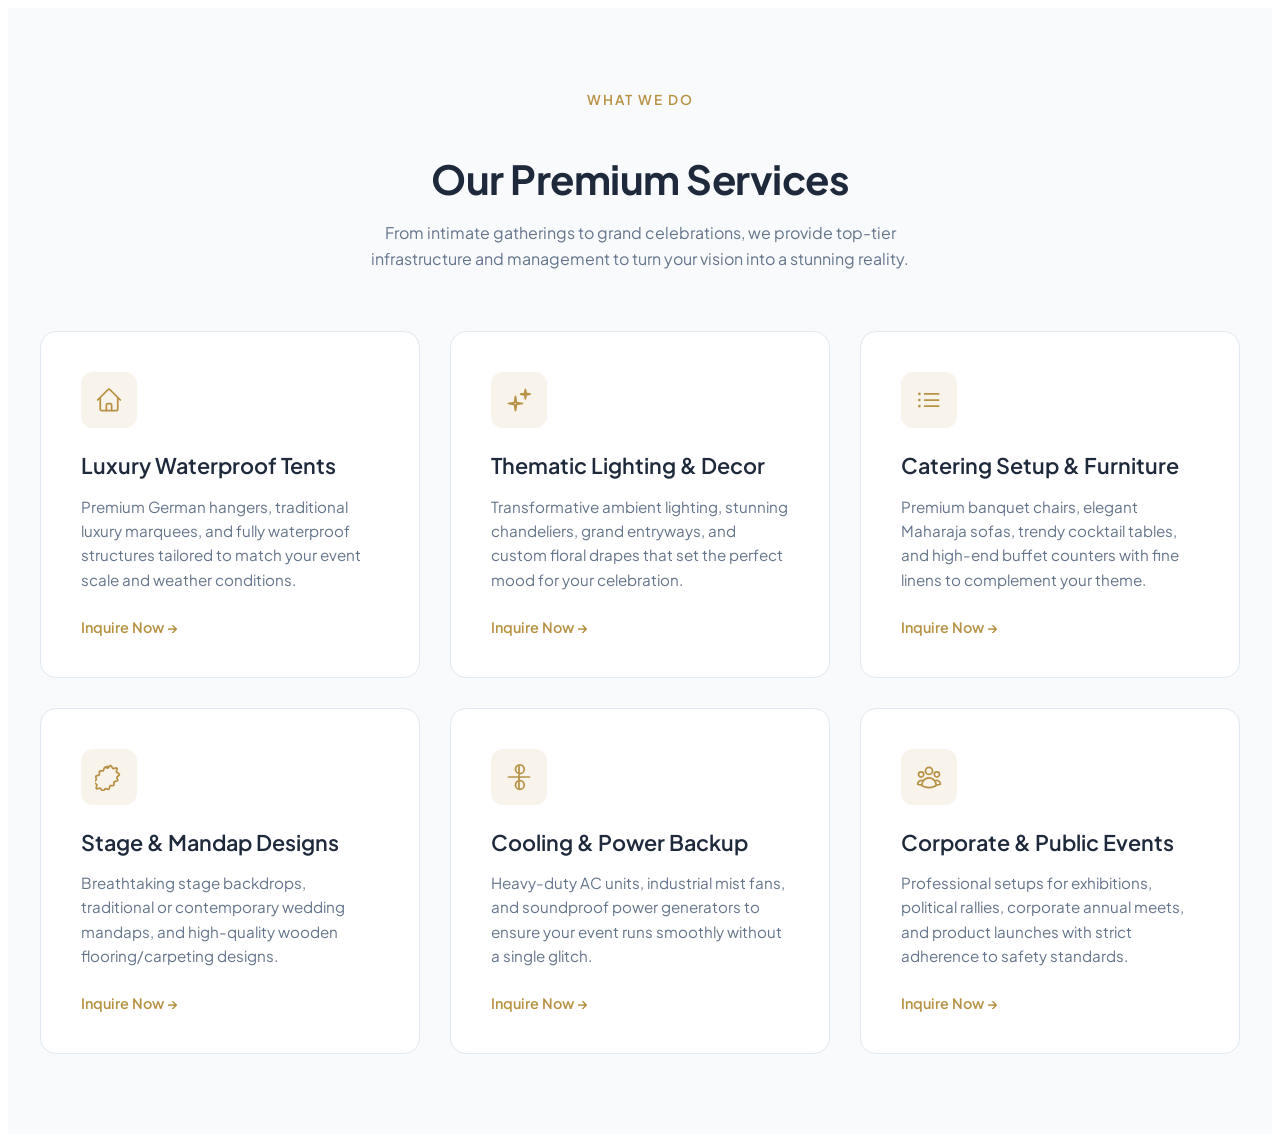
<file: banner.html>
<!DOCTYPE html>
<html lang="en">
<head>
    <meta charset="UTF-8">
    <meta name="viewport" content="width=device-width, initial-scale=1.0">
    <title>Document</title>

    <style>
        /* Google Fonts Import for clean typography */
@import url('https://fonts.googleapis.com/css2?family=Plus+Jakarta+Sans:wght@400;500;600;700&display=swap');

:root {
  --primary-color: #b89244; /* Warm Gold */
  --text-main: #1e293b;     /* Deep Slate */
  --text-muted: #64748b;    /* Cool Gray */
  --bg-light: #f8fafc;      /* Off White */
  --card-bg: #ffffff;
}

.services-section {
  font-family: 'Plus Jakarta Sans', sans-serif;
  background-color: var(--bg-light);
  padding: 80px 20px;
}

.services-container {
  max-width: 1200px;
  margin: 0 auto;
}

.services-header {
  text-align: center;
  max-width: 600px;
  margin: 0 auto 60px auto;
}

.services-header .sub-title {
  color: var(--primary-color);
  font-weight: 600;
  letter-spacing: 2px;
  text-transform: uppercase;
  font-size: 0.85rem;
  display: inline-block;
  margin-bottom: 12px;
}

.services-header h2 {
  font-size: 2.5rem;
  color: var(--text-main);
  font-weight: 700;
  margin-bottom: 16px;
  letter-spacing: -0.5px;
}

.services-header p {
  color: var(--text-muted);
  line-height: 1.6;
}

/* Services Grid Layout */
.services-grid {
  display: grid;
  grid-template-columns: repeat(auto-fit, minmax(350px, 1fr));
  gap: 30px;
}

/* Service Card Design */
.service-card {
  background-color: var(--card-bg);
  border: 1px solid #e2e8f0;
  border-radius: 16px;
  padding: 40px;
  transition: all 0.35s cubic-bezier(0.4, 0, 0.2, 1);
  position: relative;
  overflow: hidden;
}

/* Card Hover Animation */
.service-card:hover {
  transform: translateY(-8px);
  border-color: rgba(184, 146, 68, 0.3);
  box-shadow: 0 20px 25px -5px rgba(0, 0, 0, 0.05), 0 10px 10px -5px rgba(184, 146, 68, 0.02);
}

/* Service Icon Style */
.service-icon {
  width: 56px;
  height: 56px;
  background-color: rgba(184, 146, 68, 0.1);
  color: var(--primary-color);
  border-radius: 12px;
  display: flex;
  align-items: center;
  justify-content: center;
  margin-bottom: 24px;
  transition: all 0.3s ease;
}

.service-icon svg {
  width: 28px;
  height: 28px;
}

.service-card:hover .service-icon {
  background-color: var(--primary-color);
  color: #ffffff;
}

/* Card Typography */
.service-card h3 {
  font-size: 1.35rem;
  color: var(--text-main);
  font-weight: 600;
  margin-bottom: 14px;
}

.service-card p {
  color: var(--text-muted);
  font-size: 0.95rem;
  line-height: 1.6;
  margin-bottom: 24px;
}

/* Interactive Link */
.service-link {
  color: var(--primary-color);
  text-decoration: none;
  font-weight: 600;
  font-size: 0.9rem;
  transition: color 0.2s ease, padding-left 0.2s ease;
  display: inline-block;
}

.service-card:hover .service-link {
  padding-left: 5px;
}

/* Responsive Adjustments */
@media (max-width: 768px) {
  .services-section {
    padding: 60px 15px;
  }
  
  .services-header h2 {
    font-size: 2rem;
  }
  
  .services-grid {
    grid-template-columns: 1fr; /* Switch to full width on mobile screens */
  }
  
  .service-card {
    padding: 30px;
  }
}
    </style>
</head>
<body>
    <section class="services-section">
  <div class="services-container">
    <div class="services-header">
      <span class="sub-title">What We Do</span>
      <h2>Our Premium Services</h2>
      <p>From intimate gatherings to grand celebrations, we provide top-tier infrastructure and management to turn your vision into a stunning reality.</p>
    </div>

    <div class="services-grid">
      <!-- Service 1 -->
      <div class="service-card">
        <div class="service-icon">
          <!-- Elegant Canopy Tent Icon -->
          <svg xmlns="http://www.w3.org/2000/svg" fill="none" viewBox="0 0 24 24" stroke-width="1.5" stroke="currentColor">
            <path stroke-linecap="round" stroke-linejoin="round" d="M2.25 12l8.954-8.955c.44-.439 1.152-.439 1.591 0L21.75 12M4.5 9.75v10.125c0 .621.504 1.125 1.125 1.125H9.75v-4.875c0-.621.504-1.125 1.125-1.125h2.25c.621 0 1.125.504 1.125 1.125V21h4.125c.621 0 1.125-.504 1.125-1.125V9.75M8.25 21h8.25" />
          </svg>
        </div>
        <h3>Luxury Waterproof Tents</h3>
        <p>Premium German hangers, traditional luxury marquees, and fully waterproof structures tailored to match your event scale and weather conditions.</p>
        <a href="#contact" class="service-link">Inquire Now &rarr;</a>
      </div>

      <!-- Service 2 -->
      <div class="service-card">
        <div class="service-icon">
          <!-- Lighting/Sparkle Icon -->
          <svg xmlns="http://www.w3.org/2000/svg" fill="none" viewBox="0 0 24 24" stroke-width="1.5" stroke="currentColor">
            <path stroke-linecap="round" stroke-linejoin="round" d="M9.813 15.904L9 21l-.813-5.096L3 15l5.096-.813L9 9l.813 5.187L15 15l-5.187.813zM18.125 7.625L17.5 11l-.625-3.375L13.5 7l3.375-.625L17.5 3l.625 3.375L21.5 7l-3.375.625z" />
          </svg>
        </div>
        <h3>Thematic Lighting & Decor</h3>
        <p>Transformative ambient lighting, stunning chandeliers, grand entryways, and custom floral drapes that set the perfect mood for your celebration.</p>
        <a href="#contact" class="service-link">Inquire Now &rarr;</a>
      </div>

      <!-- Service 3 -->
      <div class="service-card">
        <div class="service-icon">
          <!-- Fine Dining/Catering Setup Icon -->
          <svg xmlns="http://www.w3.org/2000/svg" fill="none" viewBox="0 0 24 24" stroke-width="1.5" stroke="currentColor">
            <path stroke-linecap="round" stroke-linejoin="round" d="M8.25 6.75h12M8.25 12h12m-12 5.25h12M3.75 6.75h.007v.008H3.75V6.75zm.375 0a.375.375 0 11-.75 0 .375.375 0 01.75 0zM3.75 12h.007v.008H3.75V12zm.375 0a.375.375 0 11-.75 0 .375.375 0 01.75 0zM3.75 17.25h.007v.008H3.75v-.008zm.375 0a.375.375 0 11-.75 0 .375.375 0 01.75 0z" />
          </svg>
        </div>
        <h3>Catering Setup & Furniture</h3>
        <p>Premium banquet chairs, elegant Maharaja sofas, trendy cocktail tables, and high-end buffet counters with fine linens to complement your theme.</p>
        <a href="#contact" class="service-link">Inquire Now &rarr;</a>
      </div>

      <!-- Service 4 -->
      <div class="service-card">
        <div class="service-icon">
          <!-- Stage/Event Icon -->
          <svg xmlns="http://www.w3.org/2000/svg" fill="none" viewBox="0 0 24 24" stroke-width="1.5" stroke="currentColor">
            <path stroke-linecap="round" stroke-linejoin="round" d="M11.48 3.499c-.105-.347-.492-.546-.838-.448l-2.23.63a.75.75 0 00-.547.547l-.63 2.23a.492.492 0 01-.448.338H4.5a.75.75 0 00-.75.75v2.25c0 .243-.175.448-.448.533l-2.23.63a.75.75 0 00-.547.547l.63 2.23c.085.242.01.512-.178.685l-1.6 1.465a.75.75 0 00.103 1.152l1.9 1.28c.2.135.293.385.234.622l-.546 2.21a.75.75 0 00.916.915l2.21-.546c.237-.06.487.034.622.234l1.28 1.9a.75.75 0 001.152.103l1.465-1.6a.493.493 0 01.685-.178l2.23.63a.75.75 0 00.547-.547l.63-2.23a.492.492 0 01.448-.338h2.25a.75.75 0 00.75-.75v-2.25a.493.493 0 01.448-.533l2.23-.63a.75.75 0 00.547-.547l-.63-2.23a.493.493 0 01.178-.685l1.6-1.465a.75.75 0 00-.103-1.152l-1.9-1.28a.493.493 0 01-.234-.622l.546-2.21a.75.75 0 00-.916-.915l-2.21.546a.493.493 0 01-.622-.234l-1.28-1.9a.75.75 0 00-1.152-.103l-1.465 1.6a.492.492 0 01-.685.178l-2.23-.63z" />
          </svg>
        </div>
        <h3>Stage & Mandap Designs</h3>
        <p>Breathtaking stage backdrops, traditional or contemporary wedding mandaps, and high-quality wooden flooring/carpeting designs.</p>
        <a href="#contact" class="service-link">Inquire Now &rarr;</a>
      </div>

      <!-- Service 5 -->
      <div class="service-card">
        <div class="service-icon">
          <!-- Temperature Control/Fan Icon -->
          <svg xmlns="http://www.w3.org/2000/svg" fill="none" viewBox="0 0 24 24" stroke-width="1.5" stroke="currentColor">
            <path stroke-linecap="round" stroke-linejoin="round" d="M12 3v18m9-9H3M16.5 5.25a3.75 3.75 0 11-7.5 0 3.75 3.75 0 017.5 0zM16.5 18.75a3.75 3.75 0 11-7.5 0 3.75 3.75 0 017.5 0z" />
          </svg>
        </div>
        <h3>Cooling & Power Backup</h3>
        <p>Heavy-duty AC units, industrial mist fans, and soundproof power generators to ensure your event runs smoothly without a single glitch.</p>
        <a href="#contact" class="service-link">Inquire Now &rarr;</a>
      </div>

      <!-- Service 6 -->
      <div class="service-card">
        <div class="service-icon">
          <!-- Corporate Event/User Group Icon -->
          <svg xmlns="http://www.w3.org/2000/svg" fill="none" viewBox="0 0 24 24" stroke-width="1.5" stroke="currentColor">
            <path stroke-linecap="round" stroke-linejoin="round" d="M18 18.72a9.094 9.094 0 003.741-.479 3 3 0 00-4.682-2.72m.94 3.198l.001.031c0 .225-.012.447-.037.666A11.944 11.944 0 0112 21c-2.17 0-4.207-.576-5.963-1.584A6.062 6.062 0 016 18.719m12 0a5.971 5.971 0 00-.941-3.197m0 0A5.995 5.995 0 0012 12.75a5.995 5.995 0 00-5.058 2.772m0 0a3 3 0 00-4.681 2.72 8.986 8.986 0 003.74.477m.94-3.197a5.971 5.971 0 00-.94 3.197M15 6.75a3 3 0 11-6 0 3 3 0 016 0zm6 3a2.25 2.25 0 11-4.5 0 2.25 2.25 0 014.5 0zm-13.5 0a2.25 2.25 0 11-4.5 0 2.25 2.25 0 014.5 0z" />
          </svg>
        </div>
        <h3>Corporate & Public Events</h3>
        <p>Professional setups for exhibitions, political rallies, corporate annual meets, and product launches with strict adherence to safety standards.</p>
        <a href="#contact" class="service-link">Inquire Now &rarr;</a>
      </div>
    </div>
  </div>
</section>
</body>
</html>
</file>
